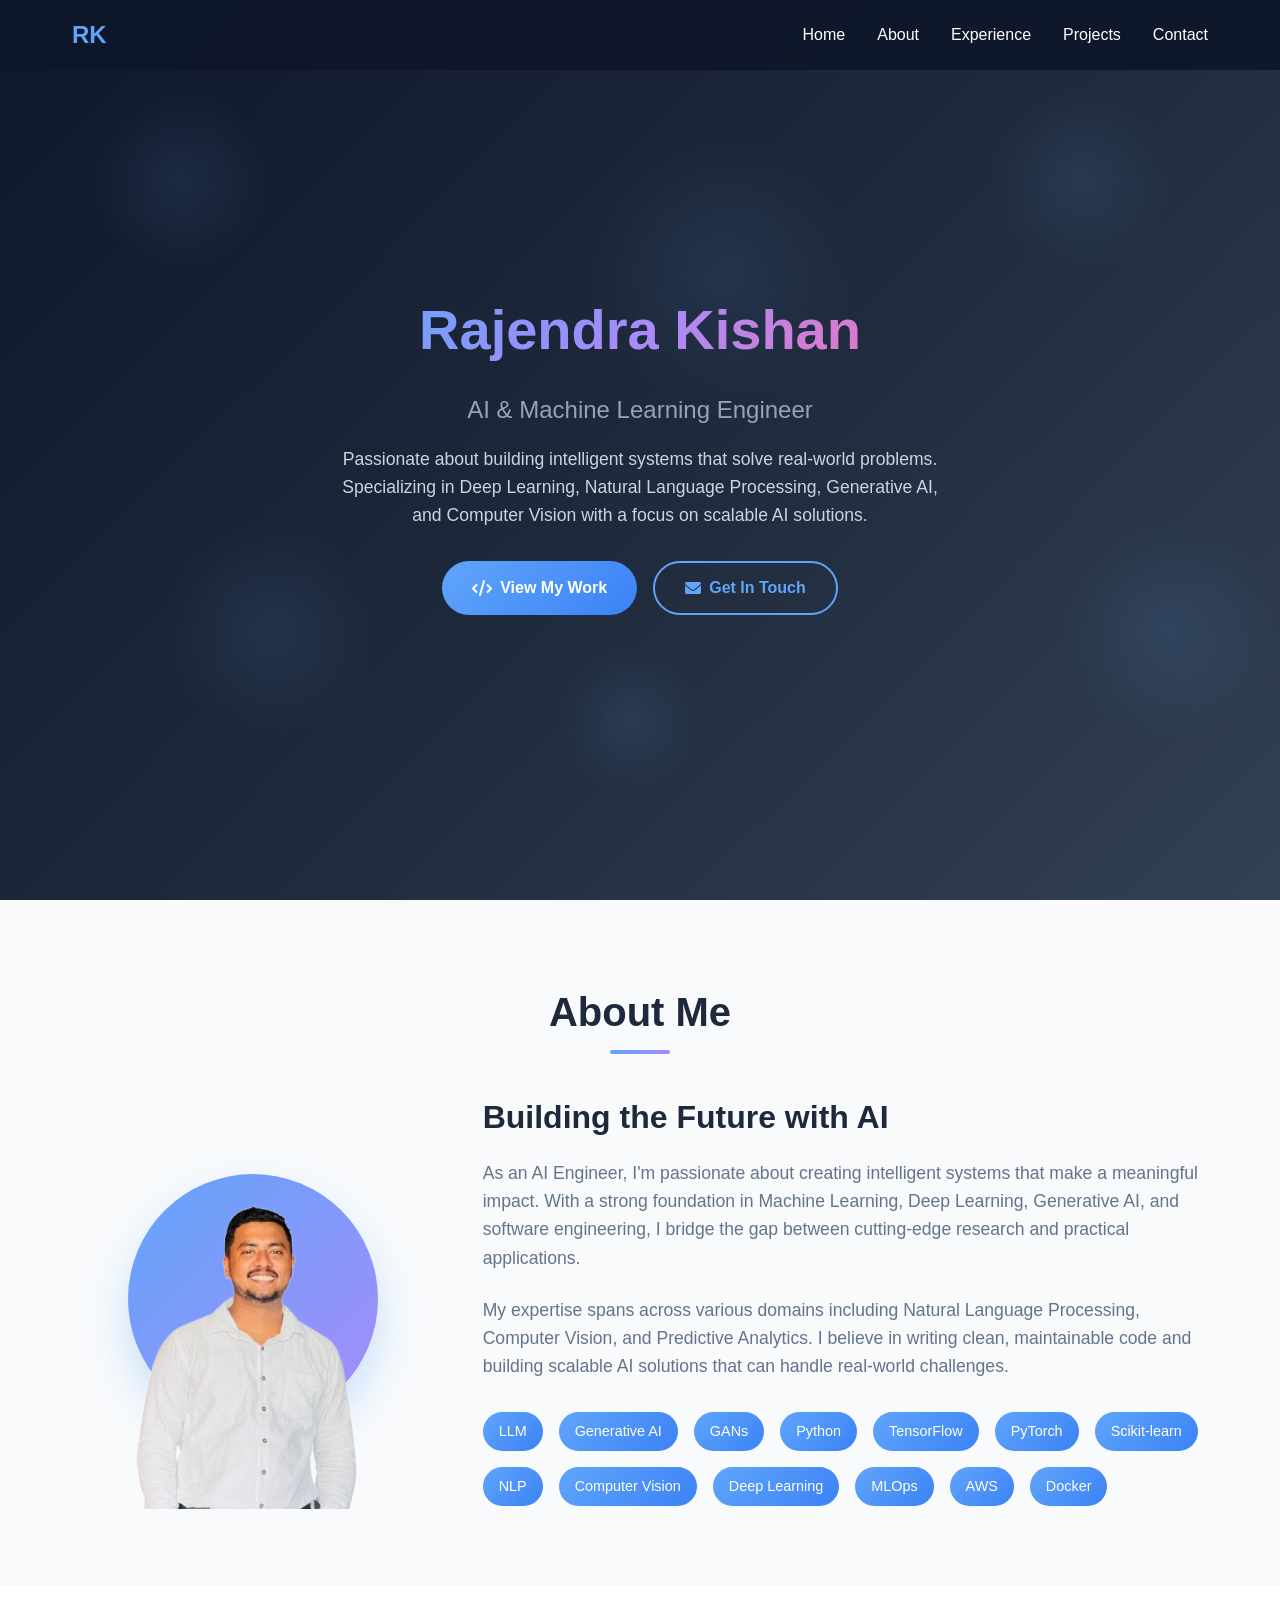
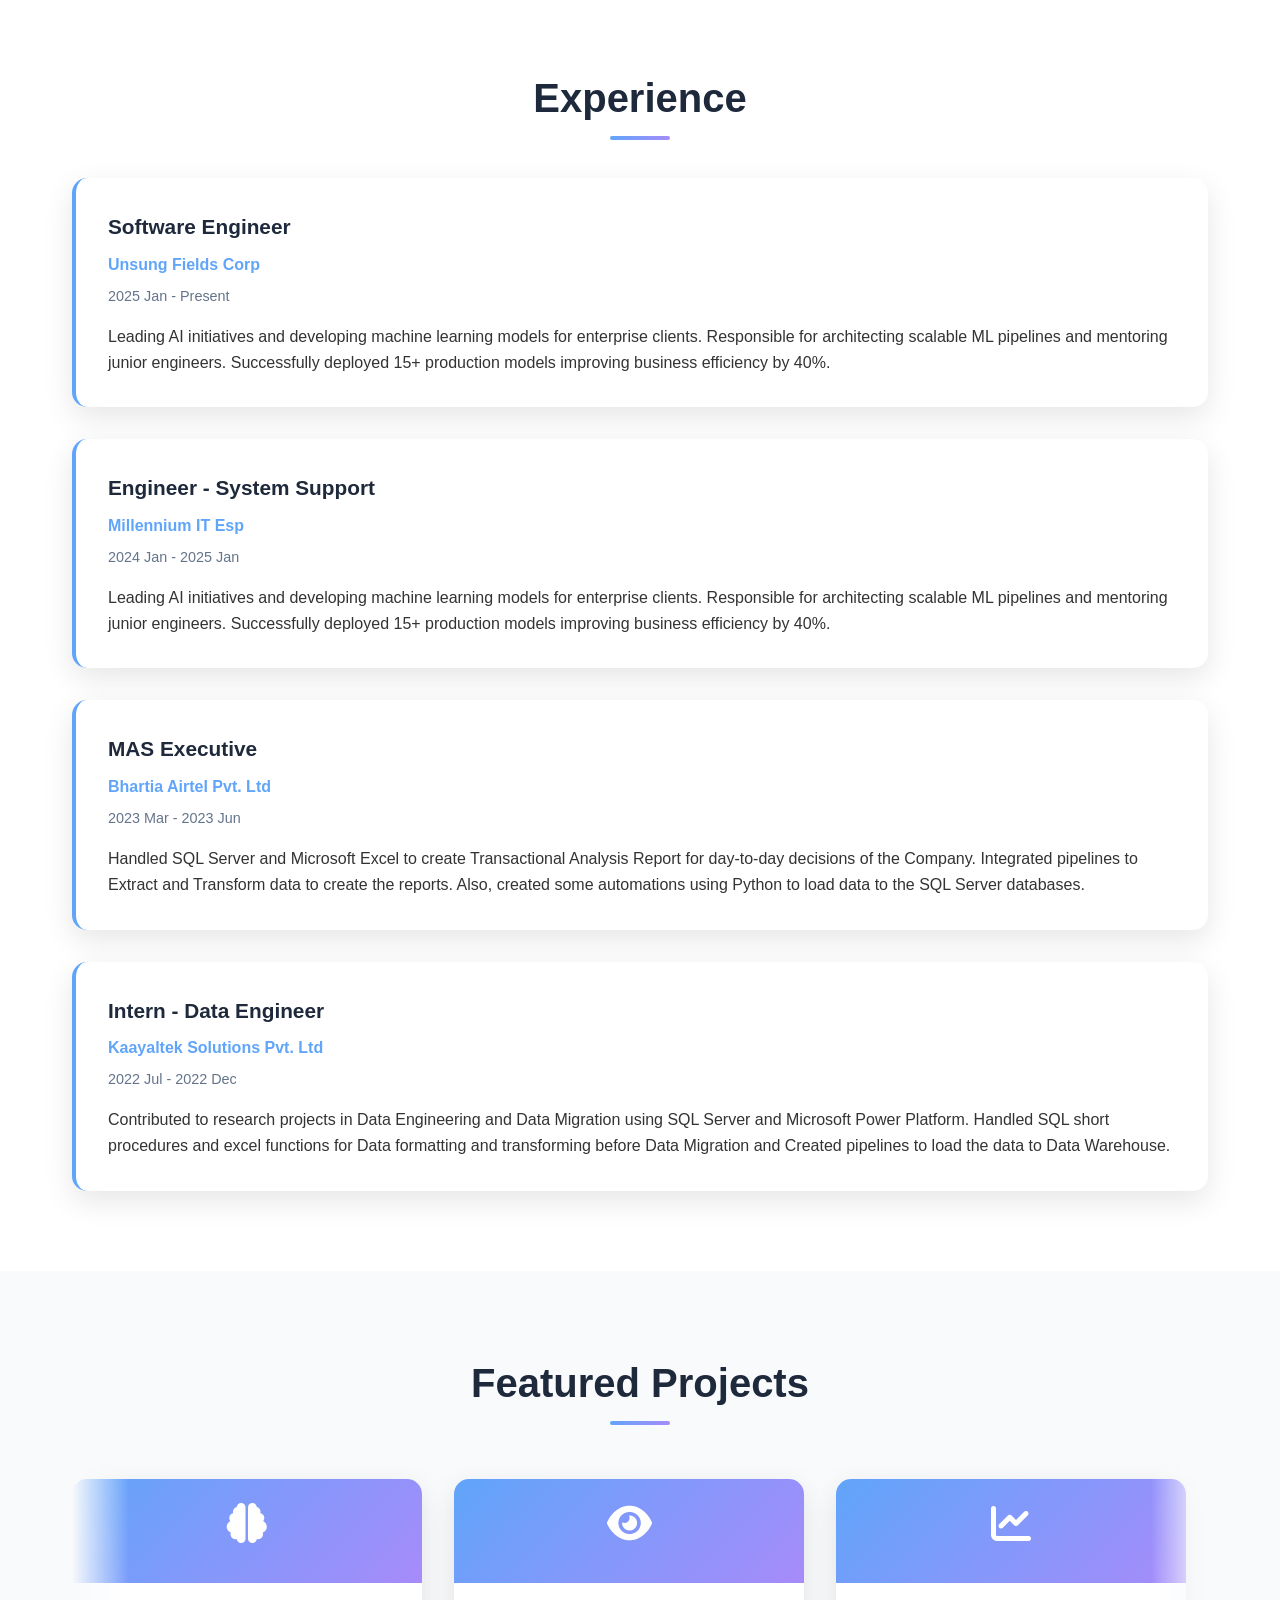
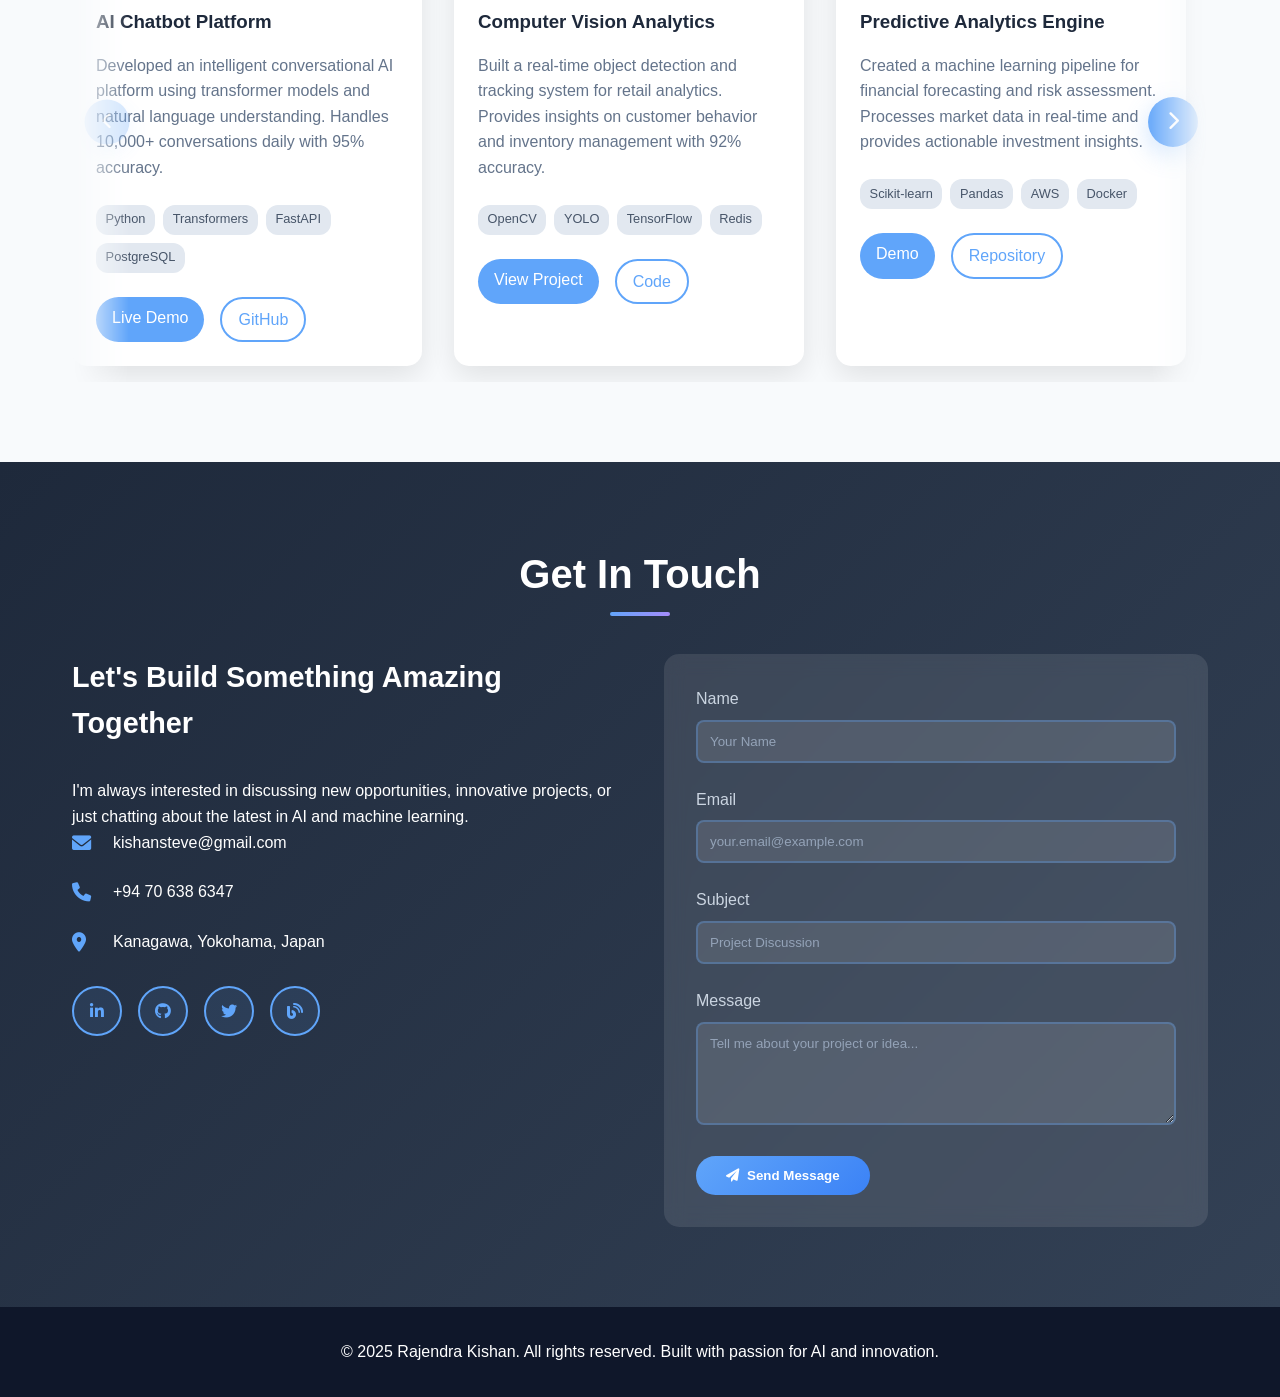
<file: old_code.html>
<!DOCTYPE html>
<html lang="en">
<head>
    <meta charset="UTF-8">
    <meta name="viewport" content="width=device-width, initial-scale=1.0">
    <title>Rajendra Kishan - AI Engineer</title>
    <link href="https://cdnjs.cloudflare.com/ajax/libs/font-awesome/6.0.0/css/all.min.css" rel="stylesheet">
    <style>
        * {
            margin: 0;
            padding: 0;
            box-sizing: border-box;
        }

        body {
            font-family: 'Segoe UI', Tahoma, Geneva, Verdana, sans-serif;
            line-height: 1.6;
            color: #333;
            overflow-x: hidden;
        }

        /* Navigation */
        .navbar {
            position: fixed;
            top: 0;
            width: 100%;
            background: rgba(15, 23, 42, 0.95);
            backdrop-filter: blur(10px);
            z-index: 1000;
            padding: 1rem 0;
            transition: all 0.3s ease;
        }

        .nav-container {
            max-width: 1200px;
            margin: 0 auto;
            display: flex;
            justify-content: space-between;
            align-items: center;
            padding: 0 2rem;
        }

        .logo {
            font-size: 1.5rem;
            font-weight: bold;
            color: #60a5fa;
            text-decoration: none;
        }

        .nav-menu {
            display: flex;
            list-style: none;
            gap: 2rem;
        }

        .nav-menu a {
            color: white;
            text-decoration: none;
            transition: color 0.3s ease;
            font-weight: 500;
        }

        .nav-menu a:hover {
            color: #60a5fa;
        }

        /* Hero Section */
        .hero {
            min-height: 100vh;
            background: linear-gradient(135deg, #0f172a 0%, #1e293b 50%, #334155 100%);
            display: flex;
            align-items: center;
            justify-content: center;
            text-align: center;
            color: white;
            position: relative;
            overflow: hidden;
        }

        .hero::before {
            content: '';
            position: absolute;
            top: 0;
            left: 0;
            right: 0;
            bottom: 0;
            background: url('data:image/svg+xml,<svg xmlns="http://www.w3.org/2000/svg" viewBox="0 0 1000 1000"><defs><radialGradient id="a" cx="50%" cy="50%"><stop offset="0%" stop-color="%2360a5fa" stop-opacity="0.1"/><stop offset="100%" stop-color="%2360a5fa" stop-opacity="0"/></radialGradient></defs><circle cx="200" cy="200" r="100" fill="url(%23a)"/><circle cx="800" cy="300" r="150" fill="url(%23a)"/><circle cx="300" cy="700" r="120" fill="url(%23a)"/><circle cx="700" cy="800" r="80" fill="url(%23a)"/></svg>');
            animation: float 20s ease-in-out infinite;
        }

        @keyframes float {
            0%, 100% { transform: translateY(0px) rotate(0deg); }
            50% { transform: translateY(-20px) rotate(180deg); }
        }

        .hero-content {
            position: relative;
            z-index: 2;
            max-width: 800px;
            margin: 0 auto;
            padding: 2rem;
        }

        .hero h1 {
            font-size: 3.5rem;
            margin-bottom: 1rem;
            background: linear-gradient(135deg, #60a5fa, #a78bfa, #f472b6);
            -webkit-background-clip: text;
            -webkit-text-fill-color: transparent;
            background-clip: text;
            animation: fadeInUp 1s ease;
        }

        .hero .subtitle {
            font-size: 1.5rem;
            margin-bottom: 1rem;
            color: #94a3b8;
            animation: fadeInUp 1s ease 0.2s both;
        }

        .hero .description {
            font-size: 1.1rem;
            margin-bottom: 2rem;
            color: #cbd5e1;
            max-width: 600px;
            margin-left: auto;
            margin-right: auto;
            animation: fadeInUp 1s ease 0.4s both;
        }

        .cta-buttons {
            display: flex;
            gap: 1rem;
            justify-content: center;
            flex-wrap: wrap;
            animation: fadeInUp 1s ease 0.6s both;
        }

        .btn {
            padding: 12px 30px;
            border: none;
            border-radius: 50px;
            font-weight: 600;
            text-decoration: none;
            display: inline-flex;
            align-items: center;
            gap: 0.5rem;
            transition: all 0.3s ease;
            cursor: pointer;
        }

        .btn-primary {
            background: linear-gradient(135deg, #60a5fa, #3b82f6);
            color: white;
        }

        .btn-secondary {
            background: transparent;
            border: 2px solid #60a5fa;
            color: #60a5fa;
        }

        .btn:hover {
            transform: translateY(-3px);
            box-shadow: 0 10px 30px rgba(96, 165, 250, 0.3);
        }

        @keyframes fadeInUp {
            from {
                opacity: 0;
                transform: translateY(30px);
            }
            to {
                opacity: 1;
                transform: translateY(0);
            }
        }

        /* Sections */
        .section {
            padding: 5rem 0;
        }

        .container {
            max-width: 1200px;
            margin: 0 auto;
            padding: 0 2rem;
        }

        .section-title {
            text-align: center;
            font-size: 2.5rem;
            margin-bottom: 3rem;
            color: #1e293b;
            position: relative;
        }

        .section-title::after {
            content: '';
            position: absolute;
            bottom: -10px;
            left: 50%;
            transform: translateX(-50%);
            width: 60px;
            height: 4px;
            background: linear-gradient(135deg, #60a5fa, #a78bfa);
            border-radius: 2px;
        }

        /* About Section */
        .about {
            background: #f8fafc;
        }

        .about-content {
            display: grid;
            grid-template-columns: 1fr 2fr;
            gap: 3rem;
            align-items: center;
        }

        .about-image {
            text-align: center;
        }

        .profile-img {
            width: 250px;
            height: 250px;
            border-radius: 50%;
            background: linear-gradient(135deg, #60a5fa, #a78bfa);
            display: flex;
            align-items: center;
            justify-content: center;
            margin: 0 auto;
            font-size: 4rem;
            color: white;
            box-shadow: 0 20px 40px rgba(96, 165, 250, 0.3);
        }

        .about-text h3 {
            font-size: 2rem;
            margin-bottom: 1rem;
            color: #1e293b;
        }

        .about-text p {
            font-size: 1.1rem;
            margin-bottom: 1.5rem;
            color: #64748b;
        }

        .skills {
            display: flex;
            flex-wrap: wrap;
            gap: 1rem;
            margin-top: 2rem;
        }

        .skill-tag {
            background: linear-gradient(135deg, #60a5fa, #3b82f6);
            color: white;
            padding: 0.5rem 1rem;
            border-radius: 25px;
            font-weight: 500;
            font-size: 0.9rem;
        }

        /* Experience Section */
        .experience-grid {
            display: grid;
            gap: 2rem;
        }

        .experience-item {
            background: white;
            padding: 2rem;
            border-radius: 15px;
            box-shadow: 0 10px 30px rgba(0, 0, 0, 0.1);
            border-left: 4px solid #60a5fa;
            transition: transform 0.3s ease;
        }

        .experience-item:hover {
            transform: translateY(-5px);
        }

        .experience-item h3 {
            color: #1e293b;
            margin-bottom: 0.5rem;
            font-size: 1.3rem;
        }

        .experience-item .company {
            color: #60a5fa;
            font-weight: 600;
            margin-bottom: 0.5rem;
        }

        .experience-item .duration {
            color: #64748b;
            font-size: 0.9rem;
            margin-bottom: 1rem;
        }

        /* Projects Section */
        .projects {
            background: #f8fafc;
            overflow: hidden;
        }

        .projects-container {
            position: relative;
        }

        .projects-grid {
            display: flex;
            gap: 2rem;
            padding: 1rem 0;
            transition: transform 0.5s ease;
            width: max-content;
        }

        .projects-scroll-wrapper {
            overflow: hidden;
            position: relative;
            mask: linear-gradient(90deg, transparent, white 5%, white 95%, transparent);
            -webkit-mask: linear-gradient(90deg, transparent, white 5%, white 95%, transparent);
        }

        .scroll-btn {
            position: absolute;
            top: 50%;
            transform: translateY(-50%);
            background: rgba(96, 165, 250, 0.9);
            color: white;
            border: none;
            width: 50px;
            height: 50px;
            border-radius: 50%;
            cursor: pointer;
            font-size: 1.2rem;
            z-index: 10;
            transition: all 0.3s ease;
            box-shadow: 0 8px 25px rgba(96, 165, 250, 0.3);
        }

        .scroll-btn:hover {
            background: #3b82f6;
            transform: translateY(-50%) scale(1.1);
        }

        .scroll-btn.left {
            left: 10px;
        }

        .scroll-btn.right {
            right: 10px;
        }

        .scroll-btn:disabled {
            opacity: 0.3;
            cursor: not-allowed;
            transform: translateY(-50%) scale(0.9);
        }

        .project-card {
            background: white;
            border-radius: 15px;
            overflow: hidden;
            box-shadow: 0 10px 30px rgba(0, 0, 0, 0.1);
            transition: all 0.3s ease;
            min-width: 350px;
            max-width: 350px;
            flex-shrink: 0;
        }

        .project-card:hover {
            transform: translateY(-10px);
            box-shadow: 0 20px 40px rgba(0, 0, 0, 0.15);
        }

        .project-header {
            background: linear-gradient(135deg, #60a5fa, #a78bfa);
            color: white;
            padding: 1.5rem;
            text-align: center;
        }

        .project-header i {
            font-size: 2.5rem;
            margin-bottom: 1rem;
        }

        .project-content {
            padding: 1.5rem;
        }

        .project-content h3 {
            color: #1e293b;
            margin-bottom: 1rem;
        }

        .project-content p {
            color: #64748b;
            margin-bottom: 1.5rem;
        }

        .project-tags {
            display: flex;
            flex-wrap: wrap;
            gap: 0.5rem;
            margin-bottom: 1.5rem;
        }

        .project-tag {
            background: #e2e8f0;
            color: #475569;
            padding: 0.3rem 0.6rem;
            border-radius: 12px;
            font-size: 0.8rem;
        }

        .project-links {
            display: flex;
            gap: 1rem;
        }

        .project-link {
            padding: 0.5rem 1rem;
            border-radius: 25px;
            text-decoration: none;
            font-weight: 500;
            transition: all 0.3s ease;
        }

        .project-link.primary {
            background: #60a5fa;
            color: white;
        }

        .project-link.secondary {
            border: 2px solid #60a5fa;
            color: #60a5fa;
        }

        .project-link:hover {
            transform: translateY(-2px);
        }

        /* Contact Section */
        .contact {
            background: linear-gradient(135deg, #1e293b, #334155);
            color: white;
        }

        .contact-content {
            display: grid;
            grid-template-columns: 1fr 1fr;
            gap: 3rem;
        }

        .contact-info h3 {
            margin-bottom: 2rem;
            font-size: 1.8rem;
        }

        .contact-item {
            display: flex;
            align-items: center;
            gap: 1rem;
            margin-bottom: 1.5rem;
        }

        .contact-item i {
            font-size: 1.2rem;
            color: #60a5fa;
            width: 25px;
        }

        .social-links {
            display: flex;
            gap: 1rem;
            margin-top: 2rem;
        }

        .social-link {
            display: flex;
            align-items: center;
            justify-content: center;
            width: 50px;
            height: 50px;
            background: rgba(96, 165, 250, 0.1);
            border: 2px solid #60a5fa;
            border-radius: 50%;
            color: #60a5fa;
            text-decoration: none;
            transition: all 0.3s ease;
        }

        .social-link:hover {
            background: #60a5fa;
            color: white;
            transform: translateY(-3px);
        }

        .contact-form {
            background: rgba(255, 255, 255, 0.1);
            padding: 2rem;
            border-radius: 15px;
            backdrop-filter: blur(10px);
        }

        .form-group {
            margin-bottom: 1.5rem;
        }

        .form-group label {
            display: block;
            margin-bottom: 0.5rem;
            color: #cbd5e1;
        }

        .form-group input,
        .form-group textarea {
            width: 100%;
            padding: 0.75rem;
            border: 2px solid rgba(96, 165, 250, 0.3);
            border-radius: 8px;
            background: rgba(255, 255, 255, 0.1);
            color: white;
            font-family: inherit;
        }

        .form-group input:focus,
        .form-group textarea:focus {
            outline: none;
            border-color: #60a5fa;
        }

        .form-group input::placeholder,
        .form-group textarea::placeholder {
            color: #94a3b8;
        }

        /* Footer */
        .footer {
            background: #0f172a;
            color: white;
            text-align: center;
            padding: 2rem 0;
        }

        /* Responsive Design */
        @media (max-width: 768px) {
            .nav-menu {
                display: none;
            }

            .hero h1 {
                font-size: 2.5rem;
            }

            .hero .subtitle {
                font-size: 1.2rem;
            }

            .about-content {
                grid-template-columns: 1fr;
                text-align: center;
            }

            .contact-content {
                grid-template-columns: 1fr;
            }

            .cta-buttons {
                flex-direction: column;
                align-items: center;
            }

            .projects-grid {
                grid-template-columns: 1fr;
            }
        }

        /* Scroll animations */
        .fade-in {
            opacity: 0;
            transform: translateY(30px);
            transition: all 0.6s ease;
        }

        .fade-in.visible {
            opacity: 1;
            transform: translateY(0);
        }
    </style>
</head>
<body>
    <!-- Navigation -->
    <nav class="navbar">
        <div class="nav-container">
            <a href="#home" class="logo">RK</a>
            <ul class="nav-menu">
                <li><a href="#home">Home</a></li>
                <li><a href="#about">About</a></li>
                <li><a href="#experience">Experience</a></li>
                <li><a href="#projects">Projects</a></li>
                <li><a href="#contact">Contact</a></li>
            </ul>
        </div>
    </nav>

    <!-- Hero Section -->
    <section id="home" class="hero">
        <div class="hero-content">
            <h1>Rajendra Kishan</h1>
            <p class="subtitle">AI & Machine Learning Engineer</p>
            <p class="description">
                Passionate about building intelligent systems that solve real-world problems. 
                Specializing in Deep Learning, Natural Language Processing, Generative AI, and Computer Vision 
                with a focus on scalable AI solutions.
            </p>
            <div class="cta-buttons">
                <a href="#projects" class="btn btn-primary">
                    <i class="fas fa-code"></i> View My Work
                </a>
                <a href="#contact" class="btn btn-secondary">
                    <i class="fas fa-envelope"></i> Get In Touch
                </a>
            </div>
        </div>
    </section>

    <!-- About Section -->
    <section id="about" class="section about">
        <div class="container">
            <h2 class="section-title fade-in">About Me</h2>
            <div class="about-content fade-in">
                <div class="about-image">
                    <div class="profile-img">
                        <img src="kishan.png" alt="A descriptive text for the image"/>
                    </div>
                </div>
                <div class="about-text">
                    <h3>Building the Future with AI</h3>
                    <p>
                        As an AI Engineer, I'm passionate about creating intelligent systems 
                        that make a meaningful impact. With a strong foundation in Machine Learning, 
                        Deep Learning, Generative AI, and software engineering, I bridge the gap between cutting-edge 
                        research and practical applications.
                    </p>
                    <p>
                        My expertise spans across various domains including Natural Language Processing, 
                        Computer Vision, and Predictive Analytics. I believe in writing clean, 
                        maintainable code and building scalable AI solutions that can handle 
                        real-world challenges.
                    </p>
                    <div class="skills">
                        <span class="skill-tag">LLM</span>
                        <span class="skill-tag">Generative AI</span>
                        <span class="skill-tag">GANs</span>
                        <span class="skill-tag">Python</span>
                        <span class="skill-tag">TensorFlow</span>
                        <span class="skill-tag">PyTorch</span>
                        <span class="skill-tag">Scikit-learn</span>
                        <span class="skill-tag">NLP</span>
                        <span class="skill-tag">Computer Vision</span>
                        <span class="skill-tag">Deep Learning</span>
                        <span class="skill-tag">MLOps</span>
                        <span class="skill-tag">AWS</span>
                        <span class="skill-tag">Docker</span>
                    </div>
                </div>
            </div>
        </div>
    </section>

    <!-- Experience Section -->
    <section id="experience" class="section">
        <div class="container">
            <h2 class="section-title fade-in">Experience</h2>
            <div class="experience-grid fade-in">
                <div class="experience-item">
                    <h3>Software Engineer</h3>
                    <div class="company">Unsung Fields Corp</div>
                    <div class="duration">2025 Jan - Present</div>
                    <p>
                        Leading AI initiatives and developing machine learning models for enterprise clients. 
                        Responsible for architecting scalable ML pipelines and mentoring junior engineers. 
                        Successfully deployed 15+ production models improving business efficiency by 40%.
                    </p>
                </div>
            <div class="experience-grid fade-in">
                <div class="experience-item">
                    <h3>Engineer - System Support</h3>
                    <div class="company">Millennium IT Esp</div>
                    <div class="duration">2024 Jan - 2025 Jan</div>
                    <p>
                        Leading AI initiatives and developing machine learning models for enterprise clients. 
                        Responsible for architecting scalable ML pipelines and mentoring junior engineers. 
                        Successfully deployed 15+ production models improving business efficiency by 40%.
                    </p>
                </div>
                <div class="experience-item">
                    <h3>MAS Executive</h3>
                    <div class="company">Bhartia Airtel Pvt. Ltd</div>
                    <div class="duration">2023 Mar - 2023 Jun</div>
                    <p>
                        Handled SQL Server and Microsoft Excel to create Transactional Analysis Report for day-to-day decisions of the Company.
                        Integrated pipelines to Extract and Transform data to create the reports. Also, created some automations using Python to
                        load data to the SQL Server databases.
                    </p>
                </div>
                <div class="experience-item">
                    <h3>Intern - Data Engineer</h3>
                    <div class="company">Kaayaltek Solutions Pvt. Ltd</div>
                    <div class="duration">2022 Jul - 2022 Dec</div>
                    <p>
                        Contributed to research projects in Data Engineering and Data Migration using SQL Server and Microsoft Power Platform.
                        Handled SQL short procedures and excel functions for Data formatting and transforming before Data Migration and Created
                        pipelines to load the data to Data Warehouse.
                    </p>
                </div>
            </div>
        </div>
    </section>

    <!-- Projects Section -->
    <section id="projects" class="section projects">
        <div class="container">
            <h2 class="section-title fade-in">Featured Projects</h2>
            <div class="projects-container fade-in">
                <div class="projects-scroll-wrapper">
                    <button class="scroll-btn left" onclick="scrollProjects('left')">
                        <i class="fas fa-chevron-left"></i>
                    </button>
                    <button class="scroll-btn right" onclick="scrollProjects('right')">
                        <i class="fas fa-chevron-right"></i>
                    </button>
                    <div class="projects-grid" id="projectsGrid">
                        <div class="project-card">
                            <div class="project-header">
                                <i class="fas fa-brain"></i>
                            </div>
                            <div class="project-content">
                                <h3>AI Chatbot Platform</h3>
                                <p>
                                    Developed an intelligent conversational AI platform using transformer models and 
                                    natural language understanding. Handles 10,000+ conversations daily with 95% accuracy.
                                </p>
                                <div class="project-tags">
                                    <span class="project-tag">Python</span>
                                    <span class="project-tag">Transformers</span>
                                    <span class="project-tag">FastAPI</span>
                                    <span class="project-tag">PostgreSQL</span>
                                </div>
                                <div class="project-links">
                                    <a href="#" class="project-link primary">Live Demo</a>
                                    <a href="#" class="project-link secondary">GitHub</a>
                                </div>
                            </div>
                        </div>

                        <div class="project-card">
                            <div class="project-header">
                                <i class="fas fa-eye"></i>
                            </div>
                            <div class="project-content">
                                <h3>Computer Vision Analytics</h3>
                                <p>
                                    Built a real-time object detection and tracking system for retail analytics. 
                                    Provides insights on customer behavior and inventory management with 92% accuracy.
                                </p>
                                <div class="project-tags">
                                    <span class="project-tag">OpenCV</span>
                                    <span class="project-tag">YOLO</span>
                                    <span class="project-tag">TensorFlow</span>
                                    <span class="project-tag">Redis</span>
                                </div>
                                <div class="project-links">
                                    <a href="#" class="project-link primary">View Project</a>
                                    <a href="#" class="project-link secondary">Code</a>
                                </div>
                            </div>
                        </div>

                        <div class="project-card">
                            <div class="project-header">
                                <i class="fas fa-chart-line"></i>
                            </div>
                            <div class="project-content">
                                <h3>Predictive Analytics Engine</h3>
                                <p>
                                    Created a machine learning pipeline for financial forecasting and risk assessment. 
                                    Processes market data in real-time and provides actionable investment insights.
                                </p>
                                <div class="project-tags">
                                    <span class="project-tag">Scikit-learn</span>
                                    <span class="project-tag">Pandas</span>
                                    <span class="project-tag">AWS</span>
                                    <span class="project-tag">Docker</span>
                                </div>
                                <div class="project-links">
                                    <a href="#" class="project-link primary">Demo</a>
                                    <a href="#" class="project-link secondary">Repository</a>
                                </div>
                            </div>
                        </div>

                        <div class="project-card">
                            <div class="project-header">
                                <i class="fas fa-robot"></i>
                            </div>
                            <div class="project-content">
                                <h3>Autonomous Decision System</h3>
                                <p>
                                    Implemented a reinforcement learning agent for autonomous vehicle navigation. 
                                    Uses deep Q-networks and achieved 98% success rate in simulation environments.
                                </p>
                                <div class="project-tags">
                                    <span class="project-tag">PyTorch</span>
                                    <span class="project-tag">OpenAI Gym</span>
                                    <span class="project-tag">ROS</span>
                                    <span class="project-tag">CUDA</span>
                                </div>
                                <div class="project-links">
                                    <a href="#" class="project-link primary">Simulation</a>
                                    <a href="#" class="project-link secondary">Source</a>
                                </div>
                            </div>
                        </div>

                        <div class="project-card">
                            <div class="project-header">
                                <i class="fas fa-language"></i>
                            </div>
                            <div class="project-content">
                                <h3>Multilingual NLP Pipeline</h3>
                                <p>
                                    Built a comprehensive text processing system supporting 15+ languages. 
                                    Includes sentiment analysis, entity recognition, and document classification.
                                </p>
                                <div class="project-tags">
                                    <span class="project-tag">spaCy</span>
                                    <span class="project-tag">BERT</span>
                                    <span class="project-tag">Elasticsearch</span>
                                    <span class="project-tag">Kubernetes</span>
                                </div>
                                <div class="project-links">
                                    <a href="#" class="project-link primary">Try API</a>
                                    <a href="#" class="project-link secondary">Docs</a>
                                </div>
                            </div>
                        </div>

                        <div class="project-card">
                            <div class="project-header">
                                <i class="fas fa-heartbeat"></i>
                            </div>
                            <div class="project-content">
                                <h3>Medical AI Diagnosis</h3>
                                <p>
                                    Developed a deep learning model for medical image analysis and disease detection. 
                                    Achieved 94% accuracy on chest X-ray classification with FDA-compliant pipeline.
                                </p>
                                <div class="project-tags">
                                    <span class="project-tag">TensorFlow</span>
                                    <span class="project-tag">Keras</span>
                                    <span class="project-tag">DICOM</span>
                                    <span class="project-tag">Flask</span>
                                </div>
                                <div class="project-links">
                                    <a href="#" class="project-link primary">Research</a>
                                    <a href="#" class="project-link secondary">Model</a>
                                </div>
                            </div>
                        </div>

                        <div class="project-card">
                            <div class="project-header">
                                <i class="fas fa-gamepad"></i>
                            </div>
                            <div class="project-content">
                                <h3>AI Game Agent</h3>
                                <p>
                                    Created an intelligent game-playing agent using Monte Carlo Tree Search and neural networks. 
                                    Defeated human players in complex strategy games with 85% win rate.
                                </p>
                                <div class="project-tags">
                                    <span class="project-tag">Alpha Zero</span>
                                    <span class="project-tag">MCTS</span>
                                    <span class="project-tag">PyGame</span>
                                    <span class="project-tag">JAX</span>
                                </div>
                                <div class="project-links">
                                    <a href="#" class="project-link primary">Play Game</a>
                                    <a href="#" class="project-link secondary">Algorithm</a>
                                </div>
                            </div>
                        </div>

                        <div class="project-card">
                            <div class="project-header">
                                <i class="fas fa-cloud"></i>
                            </div>
                            <div class="project-content">
                                <h3>MLOps Pipeline Platform</h3>
                                <p>
                                    Built an end-to-end machine learning operations platform with automated model training, 
                                    deployment, and monitoring. Reduced deployment time from days to minutes.
                                </p>
                                <div class="project-tags">
                                    <span class="project-tag">MLflow</span>
                                    <span class="project-tag">Airflow</span>
                                    <span class="project-tag">Terraform</span>
                                    <span class="project-tag">Grafana</span>
                                </div>
                                <div class="project-links">
                                    <a href="#" class="project-link primary">Dashboard</a>
                                    <a href="#" class="project-link secondary">Setup</a>
                                </div>
                            </div>
                        </div>
                    </div>
                </div>
            </div>
        </div>
    </section>

    <!-- Contact Section -->
    <section id="contact" class="section contact">
        <div class="container">
            <h2 class="section-title fade-in" style="color: white;">Get In Touch</h2>
            <div class="contact-content fade-in">
                <div class="contact-info">
                    <h3>Let's Build Something Amazing Together</h3>
                    <p>
                        I'm always interested in discussing new opportunities, innovative projects, 
                        or just chatting about the latest in AI and machine learning.
                    </p>
                    <div class="contact-item">
                        <i class="fas fa-envelope"></i>
                        <span>kishansteve@gmail.com</span>
                    </div>
                    <div class="contact-item">
                        <i class="fas fa-phone"></i>
                        <span>+94 70 638 6347</span>
                    </div>
                    <div class="contact-item">
                        <i class="fas fa-map-marker-alt"></i>
                        <span>Kanagawa, Yokohama, Japan</span>
                    </div>
                    <div class="social-links">
                        <a href="https://www.linkedin.com/in/rajendra-kishan-1159071a5/" class="social-link"><i class="fab fa-linkedin-in"></i></a>
                        <a href="https://github.com/kishan20-00" class="social-link"><i class="fab fa-github"></i></a>
                        <a href="#" class="social-link"><i class="fab fa-twitter"></i></a>
                        <a href="https://medium.com/@kishansteve" class="social-link"><i class="fas fa-blog"></i></a>
                    </div>
                </div>
                <form class="contact-form">
                    <div class="form-group">
                        <label for="name">Name</label>
                        <input type="text" id="name" name="name" placeholder="Your Name" required>
                    </div>
                    <div class="form-group">
                        <label for="email">Email</label>
                        <input type="email" id="email" name="email" placeholder="your.email@example.com" required>
                    </div>
                    <div class="form-group">
                        <label for="subject">Subject</label>
                        <input type="text" id="subject" name="subject" placeholder="Project Discussion" required>
                    </div>
                    <div class="form-group">
                        <label for="message">Message</label>
                        <textarea id="message" name="message" rows="5" placeholder="Tell me about your project or idea..." required></textarea>
                    </div>
                    <button type="submit" class="btn btn-primary">
                        <i class="fas fa-paper-plane"></i> Send Message
                    </button>
                </form>
            </div>
        </div>
    </section>

    <!-- Footer -->
    <footer class="footer">
        <div class="container">
            <p>&copy; 2025 Rajendra Kishan. All rights reserved. Built with passion for AI and innovation.</p>
        </div>
    </footer>

    <script>
        // Smooth scrolling for navigation links
        document.querySelectorAll('a[href^="#"]').forEach(anchor => {
            anchor.addEventListener('click', function (e) {
                e.preventDefault();
                const target = document.querySelector(this.getAttribute('href'));
                if (target) {
                    target.scrollIntoView({
                        behavior: 'smooth',
                        block: 'start'
                    });
                }
            });
        });

        // Scroll animations
        const observerOptions = {
            threshold: 0.1,
            rootMargin: '0px 0px -50px 0px'
        };

        const observer = new IntersectionObserver((entries) => {
            entries.forEach(entry => {
                if (entry.isIntersecting) {
                    entry.target.classList.add('visible');
                }
            });
        }, observerOptions);

        document.querySelectorAll('.fade-in').forEach(el => {
            observer.observe(el);
        });

        // Navbar background on scroll
        window.addEventListener('scroll', () => {
            const navbar = document.querySelector('.navbar');
            if (window.scrollY > 100) {
                navbar.style.background = 'rgba(15, 23, 42, 0.98)';
            } else {
                navbar.style.background = 'rgba(15, 23, 42, 0.95)';
            }
        });

        // Form submission
        document.querySelector('.contact-form').addEventListener('submit', function(e) {
            e.preventDefault();
            
            // Get form data
            const formData = new FormData(this);
            const name = formData.get('name');
            const email = formData.get('email');
            const subject = formData.get('subject');
            const message = formData.get('message');
            
            // Simple validation
            if (!name || !email || !subject || !message) {
                alert('Please fill in all fields.');
                return;
            }
            
            // Simulate form submission
            const submitBtn = this.querySelector('button[type="submit"]');
            const originalText = submitBtn.innerHTML;
            submitBtn.innerHTML = '<i class="fas fa-spinner fa-spin"></i> Sending...';
            submitBtn.disabled = true;
            
            setTimeout(() => {
                alert('Thank you for your message! I\'ll get back to you soon.');
                this.reset();
                submitBtn.innerHTML = originalText;
                submitBtn.disabled = false;
            }, 2000);
        });

        // Projects scrolling functionality
        let currentScrollPosition = 0;
        const scrollAmount = 370; // Card width + gap
        
        function scrollProjects(direction) {
            const projectsGrid = document.getElementById('projectsGrid');
            const maxScroll = projectsGrid.scrollWidth - projectsGrid.parentElement.clientWidth;
            
            if (direction === 'right') {
                currentScrollPosition = Math.min(currentScrollPosition + scrollAmount, maxScroll);
            } else {
                currentScrollPosition = Math.max(currentScrollPosition - scrollAmount, 0);
            }
            
            projectsGrid.style.transform = `translateX(-${currentScrollPosition}px)`;
            
            // Update button states
            updateScrollButtons();
        }
        
        function updateScrollButtons() {
            const leftBtn = document.querySelector('.scroll-btn.left');
            const rightBtn = document.querySelector('.scroll-btn.right');
            const projectsGrid = document.getElementById('projectsGrid');
            const maxScroll = projectsGrid.scrollWidth - projectsGrid.parentElement.clientWidth;
            
            leftBtn.disabled = currentScrollPosition <= 0;
            rightBtn.disabled = currentScrollPosition >= maxScroll;
        }
        
        // Auto-scroll projects (optional)
        let autoScrollInterval;
        
        function startAutoScroll() {
            autoScrollInterval = setInterval(() => {
                const projectsGrid = document.getElementById('projectsGrid');
                const maxScroll = projectsGrid.scrollWidth - projectsGrid.parentElement.clientWidth;
                
                if (currentScrollPosition >= maxScroll) {
                    currentScrollPosition = 0;
                } else {
                    currentScrollPosition += scrollAmount;
                }
                
                projectsGrid.style.transform = `translateX(-${currentScrollPosition}px)`;
                updateScrollButtons();
            }, 4000);
        }
        
        function stopAutoScroll() {
            clearInterval(autoScrollInterval);
        }
        
        // Initialize projects section
        document.addEventListener('DOMContentLoaded', function() {
            updateScrollButtons();
            
            // Add hover events to stop/start auto-scroll
            const projectsSection = document.getElementById('projects');
            projectsSection.addEventListener('mouseenter', stopAutoScroll);
            projectsSection.addEventListener('mouseleave', startAutoScroll);
            
            // Start auto-scroll after page load
            setTimeout(startAutoScroll, 3000);
        });
    </script>
</body>
</html>
</file>
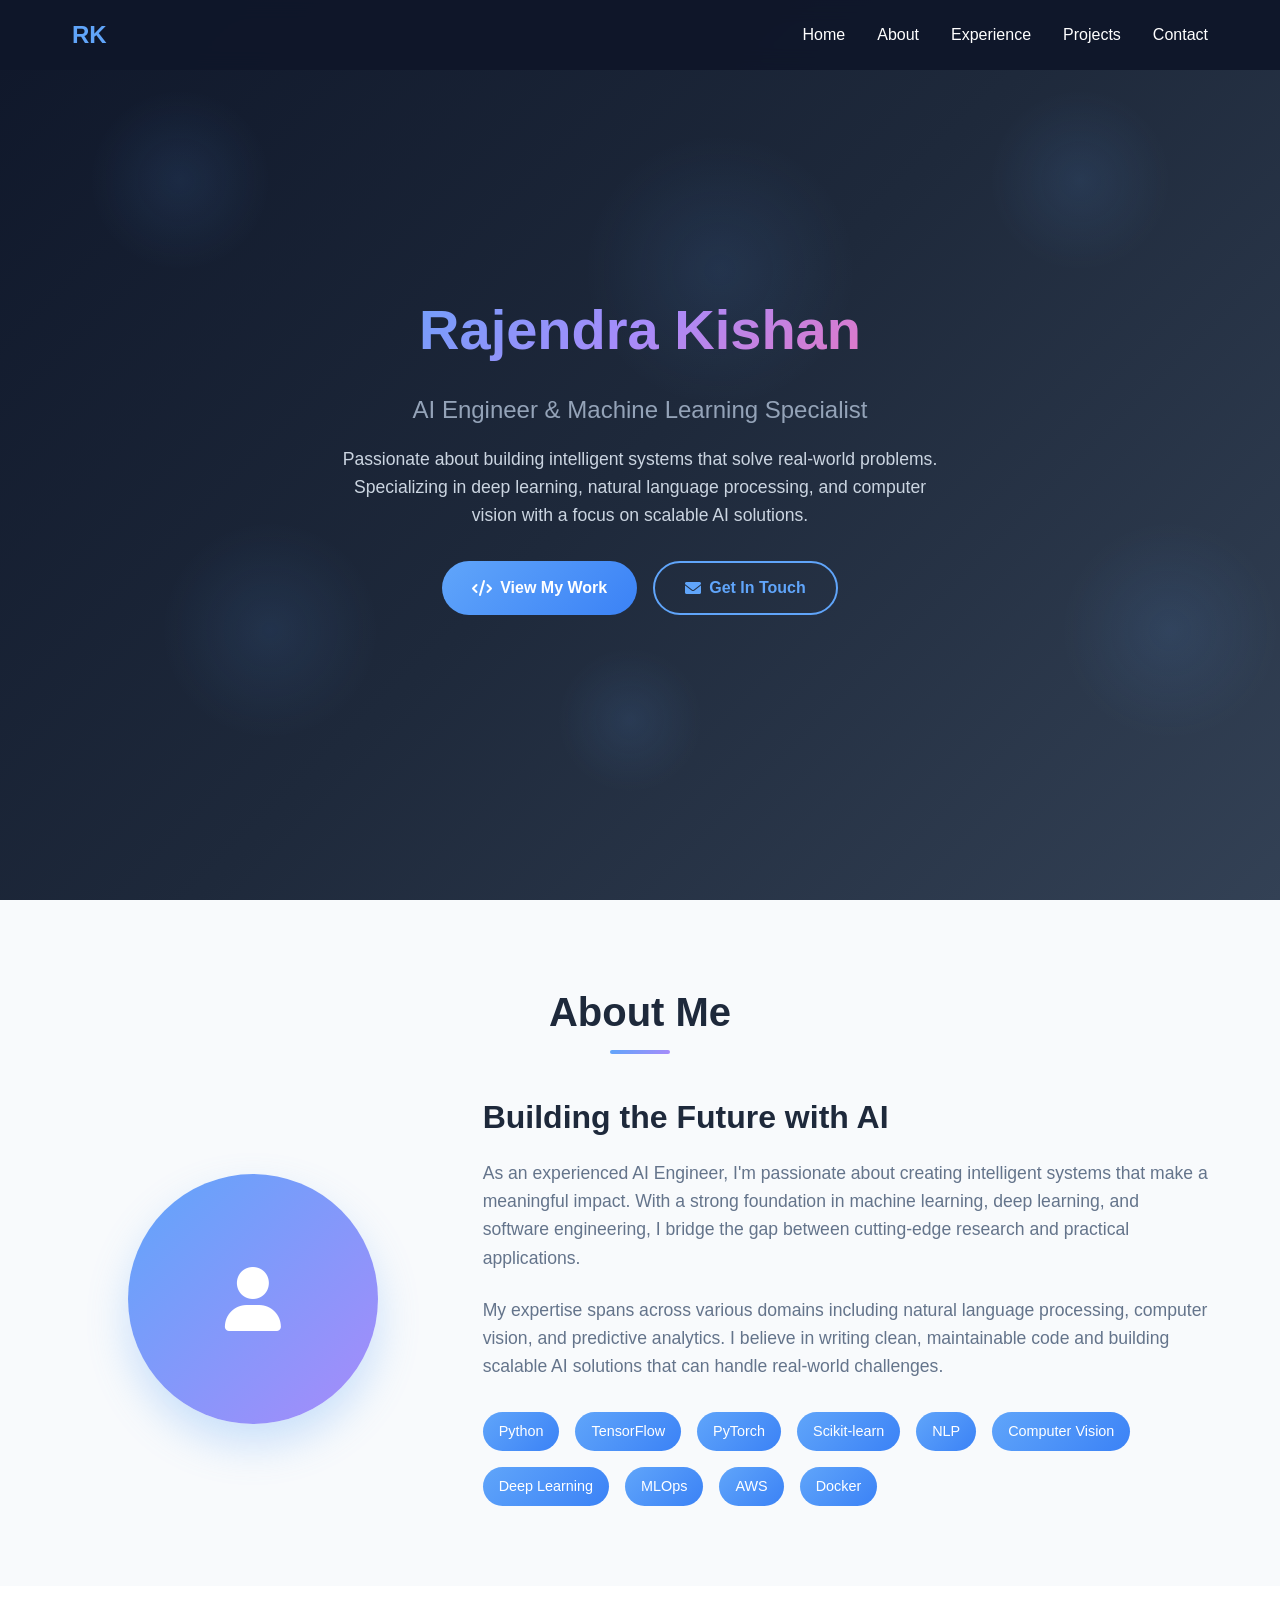
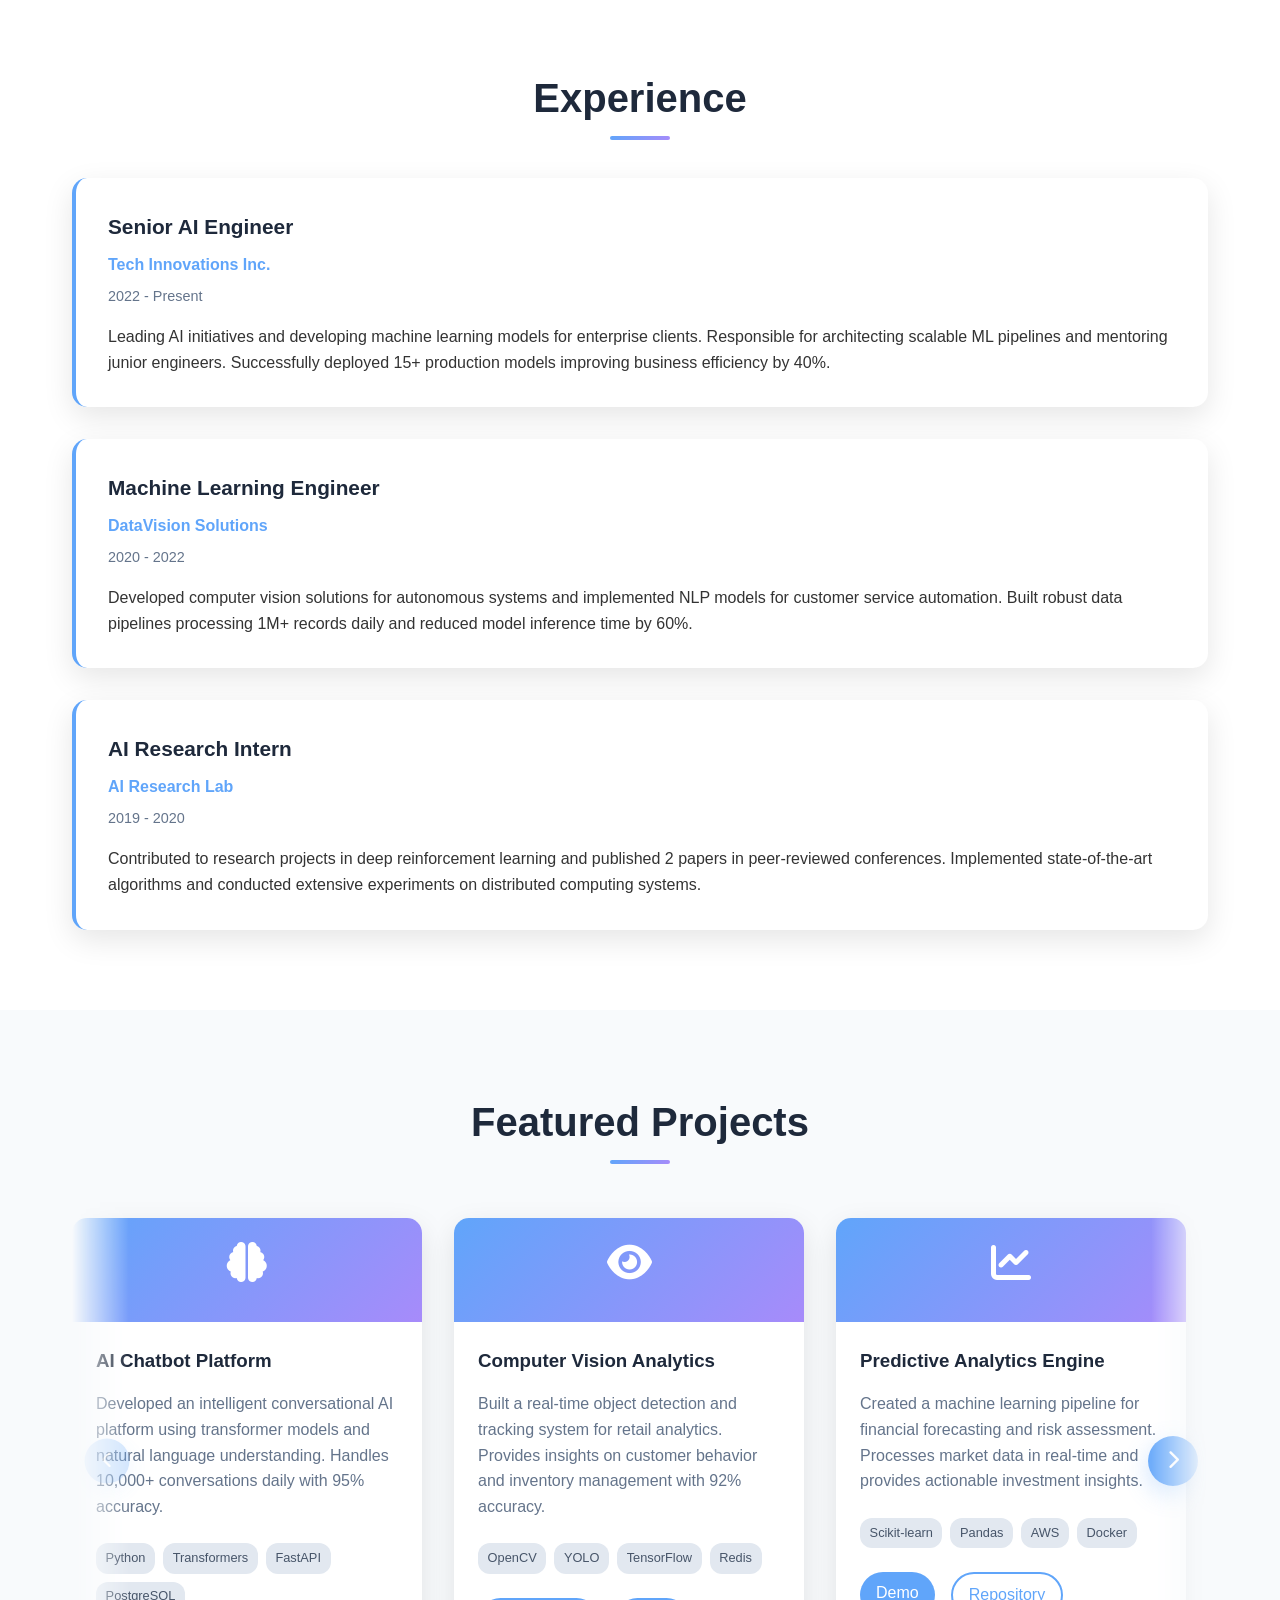
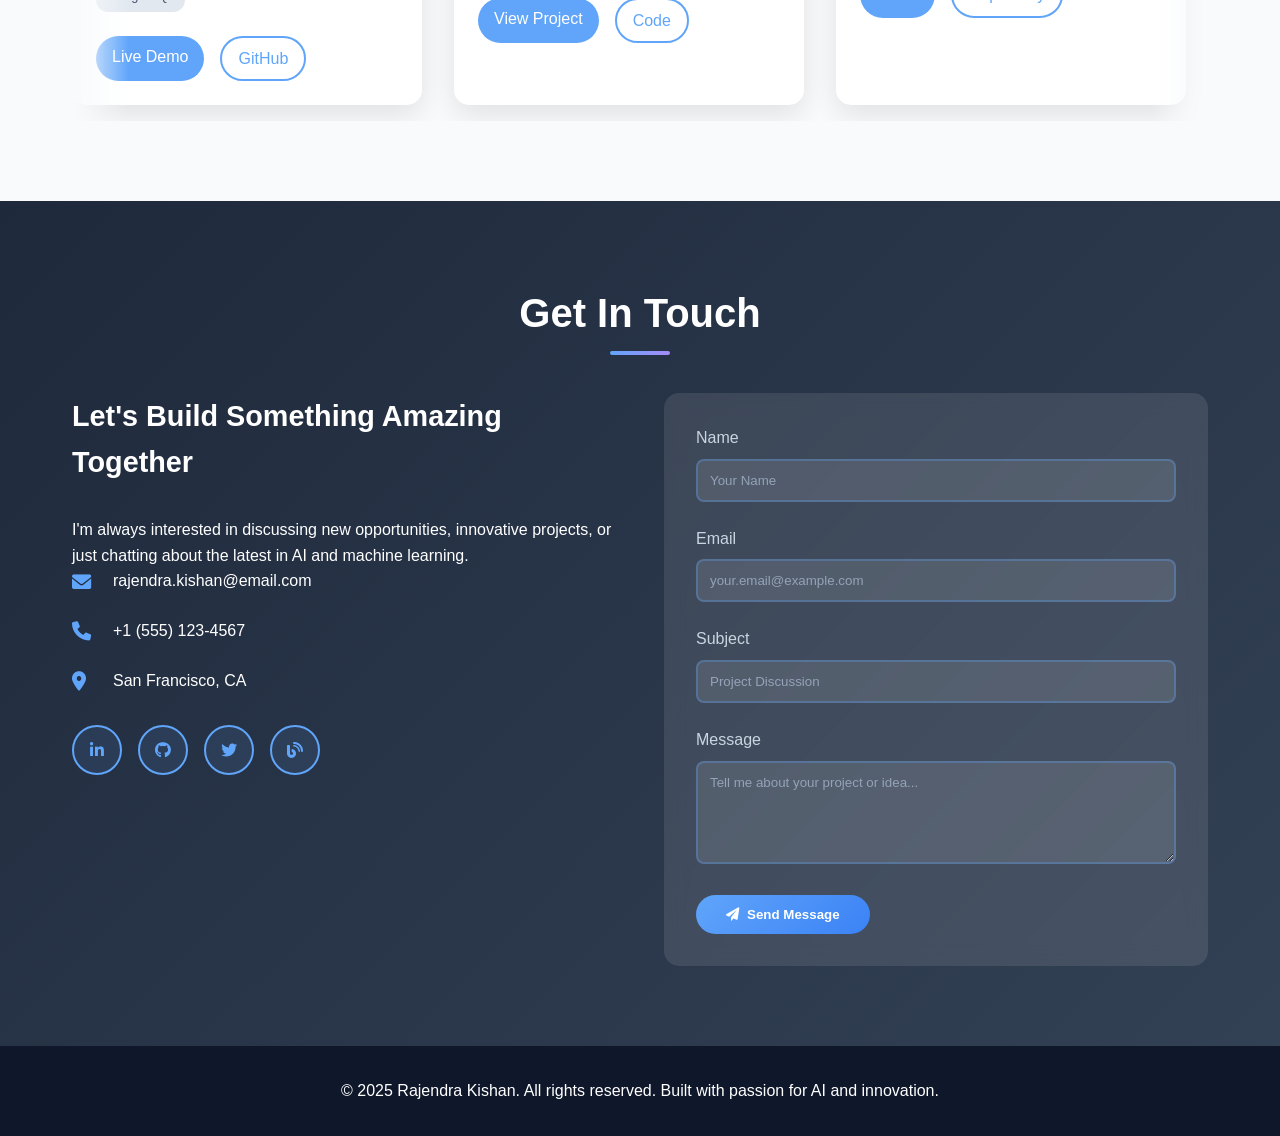
<file: rajendra_portfolio.html>
<!DOCTYPE html>
<html lang="en">
<head>
    <meta charset="UTF-8">
    <meta name="viewport" content="width=device-width, initial-scale=1.0">
    <title>Rajendra Kishan - AI Engineer</title>
    <link href="https://cdnjs.cloudflare.com/ajax/libs/font-awesome/6.0.0/css/all.min.css" rel="stylesheet">
    <style>
        * {
            margin: 0;
            padding: 0;
            box-sizing: border-box;
        }

        body {
            font-family: 'Segoe UI', Tahoma, Geneva, Verdana, sans-serif;
            line-height: 1.6;
            color: #333;
            overflow-x: hidden;
        }

        /* Navigation */
        .navbar {
            position: fixed;
            top: 0;
            width: 100%;
            background: rgba(15, 23, 42, 0.95);
            backdrop-filter: blur(10px);
            z-index: 1000;
            padding: 1rem 0;
            transition: all 0.3s ease;
        }

        .nav-container {
            max-width: 1200px;
            margin: 0 auto;
            display: flex;
            justify-content: space-between;
            align-items: center;
            padding: 0 2rem;
        }

        .logo {
            font-size: 1.5rem;
            font-weight: bold;
            color: #60a5fa;
            text-decoration: none;
        }

        .nav-menu {
            display: flex;
            list-style: none;
            gap: 2rem;
        }

        .nav-menu a {
            color: white;
            text-decoration: none;
            transition: color 0.3s ease;
            font-weight: 500;
        }

        .nav-menu a:hover {
            color: #60a5fa;
        }

        /* Hero Section */
        .hero {
            min-height: 100vh;
            background: linear-gradient(135deg, #0f172a 0%, #1e293b 50%, #334155 100%);
            display: flex;
            align-items: center;
            justify-content: center;
            text-align: center;
            color: white;
            position: relative;
            overflow: hidden;
        }

        .hero::before {
            content: '';
            position: absolute;
            top: 0;
            left: 0;
            right: 0;
            bottom: 0;
            background: url('data:image/svg+xml,<svg xmlns="http://www.w3.org/2000/svg" viewBox="0 0 1000 1000"><defs><radialGradient id="a" cx="50%" cy="50%"><stop offset="0%" stop-color="%2360a5fa" stop-opacity="0.1"/><stop offset="100%" stop-color="%2360a5fa" stop-opacity="0"/></radialGradient></defs><circle cx="200" cy="200" r="100" fill="url(%23a)"/><circle cx="800" cy="300" r="150" fill="url(%23a)"/><circle cx="300" cy="700" r="120" fill="url(%23a)"/><circle cx="700" cy="800" r="80" fill="url(%23a)"/></svg>');
            animation: float 20s ease-in-out infinite;
        }

        @keyframes float {
            0%, 100% { transform: translateY(0px) rotate(0deg); }
            50% { transform: translateY(-20px) rotate(180deg); }
        }

        .hero-content {
            position: relative;
            z-index: 2;
            max-width: 800px;
            margin: 0 auto;
            padding: 2rem;
        }

        .hero h1 {
            font-size: 3.5rem;
            margin-bottom: 1rem;
            background: linear-gradient(135deg, #60a5fa, #a78bfa, #f472b6);
            -webkit-background-clip: text;
            -webkit-text-fill-color: transparent;
            background-clip: text;
            animation: fadeInUp 1s ease;
        }

        .hero .subtitle {
            font-size: 1.5rem;
            margin-bottom: 1rem;
            color: #94a3b8;
            animation: fadeInUp 1s ease 0.2s both;
        }

        .hero .description {
            font-size: 1.1rem;
            margin-bottom: 2rem;
            color: #cbd5e1;
            max-width: 600px;
            margin-left: auto;
            margin-right: auto;
            animation: fadeInUp 1s ease 0.4s both;
        }

        .cta-buttons {
            display: flex;
            gap: 1rem;
            justify-content: center;
            flex-wrap: wrap;
            animation: fadeInUp 1s ease 0.6s both;
        }

        .btn {
            padding: 12px 30px;
            border: none;
            border-radius: 50px;
            font-weight: 600;
            text-decoration: none;
            display: inline-flex;
            align-items: center;
            gap: 0.5rem;
            transition: all 0.3s ease;
            cursor: pointer;
        }

        .btn-primary {
            background: linear-gradient(135deg, #60a5fa, #3b82f6);
            color: white;
        }

        .btn-secondary {
            background: transparent;
            border: 2px solid #60a5fa;
            color: #60a5fa;
        }

        .btn:hover {
            transform: translateY(-3px);
            box-shadow: 0 10px 30px rgba(96, 165, 250, 0.3);
        }

        @keyframes fadeInUp {
            from {
                opacity: 0;
                transform: translateY(30px);
            }
            to {
                opacity: 1;
                transform: translateY(0);
            }
        }

        /* Sections */
        .section {
            padding: 5rem 0;
        }

        .container {
            max-width: 1200px;
            margin: 0 auto;
            padding: 0 2rem;
        }

        .section-title {
            text-align: center;
            font-size: 2.5rem;
            margin-bottom: 3rem;
            color: #1e293b;
            position: relative;
        }

        .section-title::after {
            content: '';
            position: absolute;
            bottom: -10px;
            left: 50%;
            transform: translateX(-50%);
            width: 60px;
            height: 4px;
            background: linear-gradient(135deg, #60a5fa, #a78bfa);
            border-radius: 2px;
        }

        /* About Section */
        .about {
            background: #f8fafc;
        }

        .about-content {
            display: grid;
            grid-template-columns: 1fr 2fr;
            gap: 3rem;
            align-items: center;
        }

        .about-image {
            text-align: center;
        }

        .profile-img {
            width: 250px;
            height: 250px;
            border-radius: 50%;
            background: linear-gradient(135deg, #60a5fa, #a78bfa);
            display: flex;
            align-items: center;
            justify-content: center;
            margin: 0 auto;
            font-size: 4rem;
            color: white;
            box-shadow: 0 20px 40px rgba(96, 165, 250, 0.3);
        }

        .about-text h3 {
            font-size: 2rem;
            margin-bottom: 1rem;
            color: #1e293b;
        }

        .about-text p {
            font-size: 1.1rem;
            margin-bottom: 1.5rem;
            color: #64748b;
        }

        .skills {
            display: flex;
            flex-wrap: wrap;
            gap: 1rem;
            margin-top: 2rem;
        }

        .skill-tag {
            background: linear-gradient(135deg, #60a5fa, #3b82f6);
            color: white;
            padding: 0.5rem 1rem;
            border-radius: 25px;
            font-weight: 500;
            font-size: 0.9rem;
        }

        /* Experience Section */
        .experience-grid {
            display: grid;
            gap: 2rem;
        }

        .experience-item {
            background: white;
            padding: 2rem;
            border-radius: 15px;
            box-shadow: 0 10px 30px rgba(0, 0, 0, 0.1);
            border-left: 4px solid #60a5fa;
            transition: transform 0.3s ease;
        }

        .experience-item:hover {
            transform: translateY(-5px);
        }

        .experience-item h3 {
            color: #1e293b;
            margin-bottom: 0.5rem;
            font-size: 1.3rem;
        }

        .experience-item .company {
            color: #60a5fa;
            font-weight: 600;
            margin-bottom: 0.5rem;
        }

        .experience-item .duration {
            color: #64748b;
            font-size: 0.9rem;
            margin-bottom: 1rem;
        }

        /* Projects Section */
        .projects {
            background: #f8fafc;
            overflow: hidden;
        }

        .projects-container {
            position: relative;
        }

        .projects-grid {
            display: flex;
            gap: 2rem;
            padding: 1rem 0;
            transition: transform 0.5s ease;
            width: max-content;
        }

        .projects-scroll-wrapper {
            overflow: hidden;
            position: relative;
            mask: linear-gradient(90deg, transparent, white 5%, white 95%, transparent);
            -webkit-mask: linear-gradient(90deg, transparent, white 5%, white 95%, transparent);
        }

        .scroll-btn {
            position: absolute;
            top: 50%;
            transform: translateY(-50%);
            background: rgba(96, 165, 250, 0.9);
            color: white;
            border: none;
            width: 50px;
            height: 50px;
            border-radius: 50%;
            cursor: pointer;
            font-size: 1.2rem;
            z-index: 10;
            transition: all 0.3s ease;
            box-shadow: 0 8px 25px rgba(96, 165, 250, 0.3);
        }

        .scroll-btn:hover {
            background: #3b82f6;
            transform: translateY(-50%) scale(1.1);
        }

        .scroll-btn.left {
            left: 10px;
        }

        .scroll-btn.right {
            right: 10px;
        }

        .scroll-btn:disabled {
            opacity: 0.3;
            cursor: not-allowed;
            transform: translateY(-50%) scale(0.9);
        }

        .project-card {
            background: white;
            border-radius: 15px;
            overflow: hidden;
            box-shadow: 0 10px 30px rgba(0, 0, 0, 0.1);
            transition: all 0.3s ease;
            min-width: 350px;
            max-width: 350px;
            flex-shrink: 0;
        }

        .project-card:hover {
            transform: translateY(-10px);
            box-shadow: 0 20px 40px rgba(0, 0, 0, 0.15);
        }

        .project-header {
            background: linear-gradient(135deg, #60a5fa, #a78bfa);
            color: white;
            padding: 1.5rem;
            text-align: center;
        }

        .project-header i {
            font-size: 2.5rem;
            margin-bottom: 1rem;
        }

        .project-content {
            padding: 1.5rem;
        }

        .project-content h3 {
            color: #1e293b;
            margin-bottom: 1rem;
        }

        .project-content p {
            color: #64748b;
            margin-bottom: 1.5rem;
        }

        .project-tags {
            display: flex;
            flex-wrap: wrap;
            gap: 0.5rem;
            margin-bottom: 1.5rem;
        }

        .project-tag {
            background: #e2e8f0;
            color: #475569;
            padding: 0.3rem 0.6rem;
            border-radius: 12px;
            font-size: 0.8rem;
        }

        .project-links {
            display: flex;
            gap: 1rem;
        }

        .project-link {
            padding: 0.5rem 1rem;
            border-radius: 25px;
            text-decoration: none;
            font-weight: 500;
            transition: all 0.3s ease;
        }

        .project-link.primary {
            background: #60a5fa;
            color: white;
        }

        .project-link.secondary {
            border: 2px solid #60a5fa;
            color: #60a5fa;
        }

        .project-link:hover {
            transform: translateY(-2px);
        }

        /* Contact Section */
        .contact {
            background: linear-gradient(135deg, #1e293b, #334155);
            color: white;
        }

        .contact-content {
            display: grid;
            grid-template-columns: 1fr 1fr;
            gap: 3rem;
        }

        .contact-info h3 {
            margin-bottom: 2rem;
            font-size: 1.8rem;
        }

        .contact-item {
            display: flex;
            align-items: center;
            gap: 1rem;
            margin-bottom: 1.5rem;
        }

        .contact-item i {
            font-size: 1.2rem;
            color: #60a5fa;
            width: 25px;
        }

        .social-links {
            display: flex;
            gap: 1rem;
            margin-top: 2rem;
        }

        .social-link {
            display: flex;
            align-items: center;
            justify-content: center;
            width: 50px;
            height: 50px;
            background: rgba(96, 165, 250, 0.1);
            border: 2px solid #60a5fa;
            border-radius: 50%;
            color: #60a5fa;
            text-decoration: none;
            transition: all 0.3s ease;
        }

        .social-link:hover {
            background: #60a5fa;
            color: white;
            transform: translateY(-3px);
        }

        .contact-form {
            background: rgba(255, 255, 255, 0.1);
            padding: 2rem;
            border-radius: 15px;
            backdrop-filter: blur(10px);
        }

        .form-group {
            margin-bottom: 1.5rem;
        }

        .form-group label {
            display: block;
            margin-bottom: 0.5rem;
            color: #cbd5e1;
        }

        .form-group input,
        .form-group textarea {
            width: 100%;
            padding: 0.75rem;
            border: 2px solid rgba(96, 165, 250, 0.3);
            border-radius: 8px;
            background: rgba(255, 255, 255, 0.1);
            color: white;
            font-family: inherit;
        }

        .form-group input:focus,
        .form-group textarea:focus {
            outline: none;
            border-color: #60a5fa;
        }

        .form-group input::placeholder,
        .form-group textarea::placeholder {
            color: #94a3b8;
        }

        /* Footer */
        .footer {
            background: #0f172a;
            color: white;
            text-align: center;
            padding: 2rem 0;
        }

        /* Responsive Design */
        @media (max-width: 768px) {
            .nav-menu {
                display: none;
            }

            .hero h1 {
                font-size: 2.5rem;
            }

            .hero .subtitle {
                font-size: 1.2rem;
            }

            .about-content {
                grid-template-columns: 1fr;
                text-align: center;
            }

            .contact-content {
                grid-template-columns: 1fr;
            }

            .cta-buttons {
                flex-direction: column;
                align-items: center;
            }

            .projects-grid {
                grid-template-columns: 1fr;
            }
        }

        /* Scroll animations */
        .fade-in {
            opacity: 0;
            transform: translateY(30px);
            transition: all 0.6s ease;
        }

        .fade-in.visible {
            opacity: 1;
            transform: translateY(0);
        }
    </style>
</head>
<body>
    <!-- Navigation -->
    <nav class="navbar">
        <div class="nav-container">
            <a href="#home" class="logo">RK</a>
            <ul class="nav-menu">
                <li><a href="#home">Home</a></li>
                <li><a href="#about">About</a></li>
                <li><a href="#experience">Experience</a></li>
                <li><a href="#projects">Projects</a></li>
                <li><a href="#contact">Contact</a></li>
            </ul>
        </div>
    </nav>

    <!-- Hero Section -->
    <section id="home" class="hero">
        <div class="hero-content">
            <h1>Rajendra Kishan</h1>
            <p class="subtitle">AI Engineer & Machine Learning Specialist</p>
            <p class="description">
                Passionate about building intelligent systems that solve real-world problems. 
                Specializing in deep learning, natural language processing, and computer vision 
                with a focus on scalable AI solutions.
            </p>
            <div class="cta-buttons">
                <a href="#projects" class="btn btn-primary">
                    <i class="fas fa-code"></i> View My Work
                </a>
                <a href="#contact" class="btn btn-secondary">
                    <i class="fas fa-envelope"></i> Get In Touch
                </a>
            </div>
        </div>
    </section>

    <!-- About Section -->
    <section id="about" class="section about">
        <div class="container">
            <h2 class="section-title fade-in">About Me</h2>
            <div class="about-content fade-in">
                <div class="about-image">
                    <div class="profile-img">
                        <i class="fas fa-user"></i>
                    </div>
                </div>
                <div class="about-text">
                    <h3>Building the Future with AI</h3>
                    <p>
                        As an experienced AI Engineer, I'm passionate about creating intelligent systems 
                        that make a meaningful impact. With a strong foundation in machine learning, 
                        deep learning, and software engineering, I bridge the gap between cutting-edge 
                        research and practical applications.
                    </p>
                    <p>
                        My expertise spans across various domains including natural language processing, 
                        computer vision, and predictive analytics. I believe in writing clean, 
                        maintainable code and building scalable AI solutions that can handle 
                        real-world challenges.
                    </p>
                    <div class="skills">
                        <span class="skill-tag">Python</span>
                        <span class="skill-tag">TensorFlow</span>
                        <span class="skill-tag">PyTorch</span>
                        <span class="skill-tag">Scikit-learn</span>
                        <span class="skill-tag">NLP</span>
                        <span class="skill-tag">Computer Vision</span>
                        <span class="skill-tag">Deep Learning</span>
                        <span class="skill-tag">MLOps</span>
                        <span class="skill-tag">AWS</span>
                        <span class="skill-tag">Docker</span>
                    </div>
                </div>
            </div>
        </div>
    </section>

    <!-- Experience Section -->
    <section id="experience" class="section">
        <div class="container">
            <h2 class="section-title fade-in">Experience</h2>
            <div class="experience-grid fade-in">
                <div class="experience-item">
                    <h3>Senior AI Engineer</h3>
                    <div class="company">Tech Innovations Inc.</div>
                    <div class="duration">2022 - Present</div>
                    <p>
                        Leading AI initiatives and developing machine learning models for enterprise clients. 
                        Responsible for architecting scalable ML pipelines and mentoring junior engineers. 
                        Successfully deployed 15+ production models improving business efficiency by 40%.
                    </p>
                </div>
                <div class="experience-item">
                    <h3>Machine Learning Engineer</h3>
                    <div class="company">DataVision Solutions</div>
                    <div class="duration">2020 - 2022</div>
                    <p>
                        Developed computer vision solutions for autonomous systems and implemented NLP models 
                        for customer service automation. Built robust data pipelines processing 1M+ records daily 
                        and reduced model inference time by 60%.
                    </p>
                </div>
                <div class="experience-item">
                    <h3>AI Research Intern</h3>
                    <div class="company">AI Research Lab</div>
                    <div class="duration">2019 - 2020</div>
                    <p>
                        Contributed to research projects in deep reinforcement learning and published 2 papers 
                        in peer-reviewed conferences. Implemented state-of-the-art algorithms and conducted 
                        extensive experiments on distributed computing systems.
                    </p>
                </div>
            </div>
        </div>
    </section>

    <!-- Projects Section -->
    <section id="projects" class="section projects">
        <div class="container">
            <h2 class="section-title fade-in">Featured Projects</h2>
            <div class="projects-container fade-in">
                <div class="projects-scroll-wrapper">
                    <button class="scroll-btn left" onclick="scrollProjects('left')">
                        <i class="fas fa-chevron-left"></i>
                    </button>
                    <button class="scroll-btn right" onclick="scrollProjects('right')">
                        <i class="fas fa-chevron-right"></i>
                    </button>
                    <div class="projects-grid" id="projectsGrid">
                        <div class="project-card">
                            <div class="project-header">
                                <i class="fas fa-brain"></i>
                            </div>
                            <div class="project-content">
                                <h3>AI Chatbot Platform</h3>
                                <p>
                                    Developed an intelligent conversational AI platform using transformer models and 
                                    natural language understanding. Handles 10,000+ conversations daily with 95% accuracy.
                                </p>
                                <div class="project-tags">
                                    <span class="project-tag">Python</span>
                                    <span class="project-tag">Transformers</span>
                                    <span class="project-tag">FastAPI</span>
                                    <span class="project-tag">PostgreSQL</span>
                                </div>
                                <div class="project-links">
                                    <a href="#" class="project-link primary">Live Demo</a>
                                    <a href="#" class="project-link secondary">GitHub</a>
                                </div>
                            </div>
                        </div>

                        <div class="project-card">
                            <div class="project-header">
                                <i class="fas fa-eye"></i>
                            </div>
                            <div class="project-content">
                                <h3>Computer Vision Analytics</h3>
                                <p>
                                    Built a real-time object detection and tracking system for retail analytics. 
                                    Provides insights on customer behavior and inventory management with 92% accuracy.
                                </p>
                                <div class="project-tags">
                                    <span class="project-tag">OpenCV</span>
                                    <span class="project-tag">YOLO</span>
                                    <span class="project-tag">TensorFlow</span>
                                    <span class="project-tag">Redis</span>
                                </div>
                                <div class="project-links">
                                    <a href="#" class="project-link primary">View Project</a>
                                    <a href="#" class="project-link secondary">Code</a>
                                </div>
                            </div>
                        </div>

                        <div class="project-card">
                            <div class="project-header">
                                <i class="fas fa-chart-line"></i>
                            </div>
                            <div class="project-content">
                                <h3>Predictive Analytics Engine</h3>
                                <p>
                                    Created a machine learning pipeline for financial forecasting and risk assessment. 
                                    Processes market data in real-time and provides actionable investment insights.
                                </p>
                                <div class="project-tags">
                                    <span class="project-tag">Scikit-learn</span>
                                    <span class="project-tag">Pandas</span>
                                    <span class="project-tag">AWS</span>
                                    <span class="project-tag">Docker</span>
                                </div>
                                <div class="project-links">
                                    <a href="#" class="project-link primary">Demo</a>
                                    <a href="#" class="project-link secondary">Repository</a>
                                </div>
                            </div>
                        </div>

                        <div class="project-card">
                            <div class="project-header">
                                <i class="fas fa-robot"></i>
                            </div>
                            <div class="project-content">
                                <h3>Autonomous Decision System</h3>
                                <p>
                                    Implemented a reinforcement learning agent for autonomous vehicle navigation. 
                                    Uses deep Q-networks and achieved 98% success rate in simulation environments.
                                </p>
                                <div class="project-tags">
                                    <span class="project-tag">PyTorch</span>
                                    <span class="project-tag">OpenAI Gym</span>
                                    <span class="project-tag">ROS</span>
                                    <span class="project-tag">CUDA</span>
                                </div>
                                <div class="project-links">
                                    <a href="#" class="project-link primary">Simulation</a>
                                    <a href="#" class="project-link secondary">Source</a>
                                </div>
                            </div>
                        </div>

                        <div class="project-card">
                            <div class="project-header">
                                <i class="fas fa-language"></i>
                            </div>
                            <div class="project-content">
                                <h3>Multilingual NLP Pipeline</h3>
                                <p>
                                    Built a comprehensive text processing system supporting 15+ languages. 
                                    Includes sentiment analysis, entity recognition, and document classification.
                                </p>
                                <div class="project-tags">
                                    <span class="project-tag">spaCy</span>
                                    <span class="project-tag">BERT</span>
                                    <span class="project-tag">Elasticsearch</span>
                                    <span class="project-tag">Kubernetes</span>
                                </div>
                                <div class="project-links">
                                    <a href="#" class="project-link primary">Try API</a>
                                    <a href="#" class="project-link secondary">Docs</a>
                                </div>
                            </div>
                        </div>

                        <div class="project-card">
                            <div class="project-header">
                                <i class="fas fa-heartbeat"></i>
                            </div>
                            <div class="project-content">
                                <h3>Medical AI Diagnosis</h3>
                                <p>
                                    Developed a deep learning model for medical image analysis and disease detection. 
                                    Achieved 94% accuracy on chest X-ray classification with FDA-compliant pipeline.
                                </p>
                                <div class="project-tags">
                                    <span class="project-tag">TensorFlow</span>
                                    <span class="project-tag">Keras</span>
                                    <span class="project-tag">DICOM</span>
                                    <span class="project-tag">Flask</span>
                                </div>
                                <div class="project-links">
                                    <a href="#" class="project-link primary">Research</a>
                                    <a href="#" class="project-link secondary">Model</a>
                                </div>
                            </div>
                        </div>

                        <div class="project-card">
                            <div class="project-header">
                                <i class="fas fa-gamepad"></i>
                            </div>
                            <div class="project-content">
                                <h3>AI Game Agent</h3>
                                <p>
                                    Created an intelligent game-playing agent using Monte Carlo Tree Search and neural networks. 
                                    Defeated human players in complex strategy games with 85% win rate.
                                </p>
                                <div class="project-tags">
                                    <span class="project-tag">Alpha Zero</span>
                                    <span class="project-tag">MCTS</span>
                                    <span class="project-tag">PyGame</span>
                                    <span class="project-tag">JAX</span>
                                </div>
                                <div class="project-links">
                                    <a href="#" class="project-link primary">Play Game</a>
                                    <a href="#" class="project-link secondary">Algorithm</a>
                                </div>
                            </div>
                        </div>

                        <div class="project-card">
                            <div class="project-header">
                                <i class="fas fa-cloud"></i>
                            </div>
                            <div class="project-content">
                                <h3>MLOps Pipeline Platform</h3>
                                <p>
                                    Built an end-to-end machine learning operations platform with automated model training, 
                                    deployment, and monitoring. Reduced deployment time from days to minutes.
                                </p>
                                <div class="project-tags">
                                    <span class="project-tag">MLflow</span>
                                    <span class="project-tag">Airflow</span>
                                    <span class="project-tag">Terraform</span>
                                    <span class="project-tag">Grafana</span>
                                </div>
                                <div class="project-links">
                                    <a href="#" class="project-link primary">Dashboard</a>
                                    <a href="#" class="project-link secondary">Setup</a>
                                </div>
                            </div>
                        </div>
                    </div>
                </div>
            </div>
        </div>
    </section>

    <!-- Contact Section -->
    <section id="contact" class="section contact">
        <div class="container">
            <h2 class="section-title fade-in" style="color: white;">Get In Touch</h2>
            <div class="contact-content fade-in">
                <div class="contact-info">
                    <h3>Let's Build Something Amazing Together</h3>
                    <p>
                        I'm always interested in discussing new opportunities, innovative projects, 
                        or just chatting about the latest in AI and machine learning.
                    </p>
                    <div class="contact-item">
                        <i class="fas fa-envelope"></i>
                        <span>rajendra.kishan@email.com</span>
                    </div>
                    <div class="contact-item">
                        <i class="fas fa-phone"></i>
                        <span>+1 (555) 123-4567</span>
                    </div>
                    <div class="contact-item">
                        <i class="fas fa-map-marker-alt"></i>
                        <span>San Francisco, CA</span>
                    </div>
                    <div class="social-links">
                        <a href="#" class="social-link"><i class="fab fa-linkedin-in"></i></a>
                        <a href="#" class="social-link"><i class="fab fa-github"></i></a>
                        <a href="#" class="social-link"><i class="fab fa-twitter"></i></a>
                        <a href="#" class="social-link"><i class="fas fa-blog"></i></a>
                    </div>
                </div>
                <form class="contact-form">
                    <div class="form-group">
                        <label for="name">Name</label>
                        <input type="text" id="name" name="name" placeholder="Your Name" required>
                    </div>
                    <div class="form-group">
                        <label for="email">Email</label>
                        <input type="email" id="email" name="email" placeholder="your.email@example.com" required>
                    </div>
                    <div class="form-group">
                        <label for="subject">Subject</label>
                        <input type="text" id="subject" name="subject" placeholder="Project Discussion" required>
                    </div>
                    <div class="form-group">
                        <label for="message">Message</label>
                        <textarea id="message" name="message" rows="5" placeholder="Tell me about your project or idea..." required></textarea>
                    </div>
                    <button type="submit" class="btn btn-primary">
                        <i class="fas fa-paper-plane"></i> Send Message
                    </button>
                </form>
            </div>
        </div>
    </section>

    <!-- Footer -->
    <footer class="footer">
        <div class="container">
            <p>&copy; 2025 Rajendra Kishan. All rights reserved. Built with passion for AI and innovation.</p>
        </div>
    </footer>

    <script>
        // Smooth scrolling for navigation links
        document.querySelectorAll('a[href^="#"]').forEach(anchor => {
            anchor.addEventListener('click', function (e) {
                e.preventDefault();
                const target = document.querySelector(this.getAttribute('href'));
                if (target) {
                    target.scrollIntoView({
                        behavior: 'smooth',
                        block: 'start'
                    });
                }
            });
        });

        // Scroll animations
        const observerOptions = {
            threshold: 0.1,
            rootMargin: '0px 0px -50px 0px'
        };

        const observer = new IntersectionObserver((entries) => {
            entries.forEach(entry => {
                if (entry.isIntersecting) {
                    entry.target.classList.add('visible');
                }
            });
        }, observerOptions);

        document.querySelectorAll('.fade-in').forEach(el => {
            observer.observe(el);
        });

        // Navbar background on scroll
        window.addEventListener('scroll', () => {
            const navbar = document.querySelector('.navbar');
            if (window.scrollY > 100) {
                navbar.style.background = 'rgba(15, 23, 42, 0.98)';
            } else {
                navbar.style.background = 'rgba(15, 23, 42, 0.95)';
            }
        });

        // Form submission
        document.querySelector('.contact-form').addEventListener('submit', function(e) {
            e.preventDefault();
            
            // Get form data
            const formData = new FormData(this);
            const name = formData.get('name');
            const email = formData.get('email');
            const subject = formData.get('subject');
            const message = formData.get('message');
            
            // Simple validation
            if (!name || !email || !subject || !message) {
                alert('Please fill in all fields.');
                return;
            }
            
            // Simulate form submission
            const submitBtn = this.querySelector('button[type="submit"]');
            const originalText = submitBtn.innerHTML;
            submitBtn.innerHTML = '<i class="fas fa-spinner fa-spin"></i> Sending...';
            submitBtn.disabled = true;
            
            setTimeout(() => {
                alert('Thank you for your message! I\'ll get back to you soon.');
                this.reset();
                submitBtn.innerHTML = originalText;
                submitBtn.disabled = false;
            }, 2000);
        });

        // Projects scrolling functionality
        let currentScrollPosition = 0;
        const scrollAmount = 370; // Card width + gap
        
        function scrollProjects(direction) {
            const projectsGrid = document.getElementById('projectsGrid');
            const maxScroll = projectsGrid.scrollWidth - projectsGrid.parentElement.clientWidth;
            
            if (direction === 'right') {
                currentScrollPosition = Math.min(currentScrollPosition + scrollAmount, maxScroll);
            } else {
                currentScrollPosition = Math.max(currentScrollPosition - scrollAmount, 0);
            }
            
            projectsGrid.style.transform = `translateX(-${currentScrollPosition}px)`;
            
            // Update button states
            updateScrollButtons();
        }
        
        function updateScrollButtons() {
            const leftBtn = document.querySelector('.scroll-btn.left');
            const rightBtn = document.querySelector('.scroll-btn.right');
            const projectsGrid = document.getElementById('projectsGrid');
            const maxScroll = projectsGrid.scrollWidth - projectsGrid.parentElement.clientWidth;
            
            leftBtn.disabled = currentScrollPosition <= 0;
            rightBtn.disabled = currentScrollPosition >= maxScroll;
        }
        
        // Auto-scroll projects (optional)
        let autoScrollInterval;
        
        function startAutoScroll() {
            autoScrollInterval = setInterval(() => {
                const projectsGrid = document.getElementById('projectsGrid');
                const maxScroll = projectsGrid.scrollWidth - projectsGrid.parentElement.clientWidth;
                
                if (currentScrollPosition >= maxScroll) {
                    currentScrollPosition = 0;
                } else {
                    currentScrollPosition += scrollAmount;
                }
                
                projectsGrid.style.transform = `translateX(-${currentScrollPosition}px)`;
                updateScrollButtons();
            }, 4000);
        }
        
        function stopAutoScroll() {
            clearInterval(autoScrollInterval);
        }
        
        // Initialize projects section
        document.addEventListener('DOMContentLoaded', function() {
            updateScrollButtons();
            
            // Add hover events to stop/start auto-scroll
            const projectsSection = document.getElementById('projects');
            projectsSection.addEventListener('mouseenter', stopAutoScroll);
            projectsSection.addEventListener('mouseleave', startAutoScroll);
            
            // Start auto-scroll after page load
            setTimeout(startAutoScroll, 3000);
        });
    </script>
</body>
</html>
</file>
